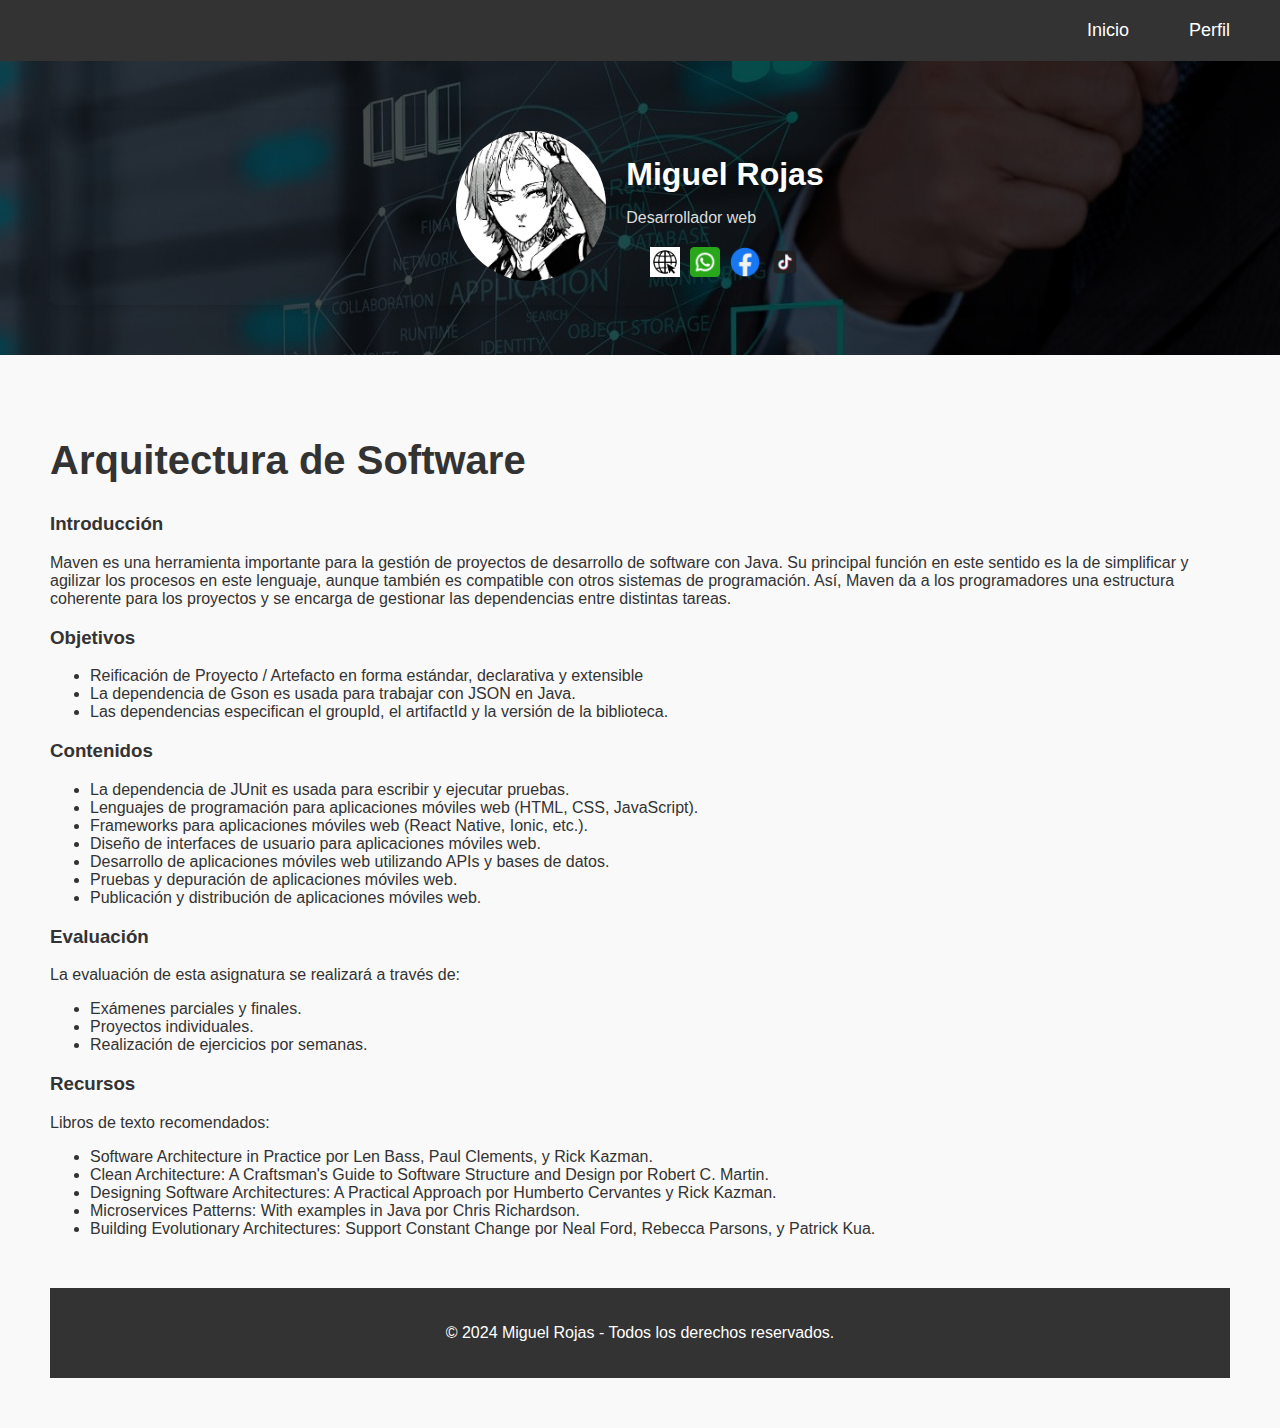
<file: index.html>
<!DOCTYPE html>
<html lang="es">
<head>
    <meta charset="UTF-8">
    <meta name="viewport" content="width=device-width, initial-scale=1.0">
    <title>Miguel Rojas</title>
    <link rel="stylesheet" href="style.css">
    <link rel="icon" href="Imagenes/Favicon.png" type="image/png">
</head>
<body>
    <header class="main-header">
        <nav>
            <ul class="nav-menu">
                <li><a href="Tareas.html">Inicio</a></li>
                <li><a href="index.html">Perfil</a></li>
            </ul>
        </nav>
    </header>
    <section class="profile-section">
        <div class="profile-card">
            <div class="profile-image">
                <img src="Imagenes/main.png" alt="Imagen de perfil">
            </div>
            <div class="profile-info">
                <h1>Miguel Rojas</h1>
                <p>Desarrollador web</p>
                <div class="social-icons">
                    <a href="Tareas.html" target="_blank"><img src="Imagenes/web.png" alt="Web"></a>
                    <a href="https://api.whatsapp.com/send?phone=51929376207" target="_blank"><img src="Imagenes/wsp.png" alt="WhatsApp"></a>
                    <a href="https://www.facebook.com/profile.php?id=100064840261745" target="_blank"><img src="Imagenes/facebook.png" alt="Facebook"></a>
                    <a href="https://www.tiktok.com/@z0_bell?is_from_webapp=1&sender_device=pc" target="_blank"><img src="Imagenes/tiktok.png" alt="TikTok"></a>
                </div>
            </div>
        </div>
    </section>

    
    <section class="projects-section">
        <h2>Arquitectura de Software</h2>

        <section class="introduction">
            <h3>Introducción</h3>
            <p>Maven es una herramienta importante para la gestión de proyectos de desarrollo de software con Java. Su principal función en este sentido es la de simplificar y agilizar los procesos en este lenguaje, aunque también es compatible con otros sistemas de programación. Así, Maven da a los programadores una estructura coherente para los proyectos y se encarga de gestionar las dependencias entre distintas tareas.</p>
        </section>

        <section class="objectives card">
            <h3>Objetivos</h3>
            <ul class="horizontal-list">
                <li>Reificación de Proyecto / Artefacto en forma estándar, declarativa y extensible</li>
                <li>La dependencia de Gson es usada para trabajar con JSON en Java.</li>
                <li>Las dependencias especifican el groupId, el artifactId y la versión de la biblioteca.</li>
            </ul>
        </section>

        <section class="contents card">
            <h3>Contenidos</h3>
            <ul class="horizontal-list">
                <li>La dependencia de JUnit es usada para escribir y ejecutar pruebas.</li>
                <li>Lenguajes de programación para aplicaciones móviles web (HTML, CSS, JavaScript).</li>
                <li>Frameworks para aplicaciones móviles web (React Native, Ionic, etc.).</li>
                <li>Diseño de interfaces de usuario para aplicaciones móviles web.</li>
                <li>Desarrollo de aplicaciones móviles web utilizando APIs y bases de datos.</li>
                <li>Pruebas y depuración de aplicaciones móviles web.</li>
                <li>Publicación y distribución de aplicaciones móviles web.</li>
            </ul>
        </section> 

        <section class="evaluation card">
            <h3>Evaluación</h3>
            <p>La evaluación de esta asignatura se realizará a través de:</p>
            <ul class="horizontal-list">
                <li>Exámenes parciales y finales.</li>
                <li>Proyectos individuales.</li>
                <li>Realización de ejercicios por semanas.</li>
            </ul>
        </section>

        <section class="resources card">
            <h3>Recursos</h3>
            <p>Libros de texto recomendados:</p>
            <ul class="horizontal-list">
                <li>Software Architecture in Practice por Len Bass, Paul Clements, y Rick Kazman.</li>
                <li>Clean Architecture: A Craftsman's Guide to Software Structure and Design por Robert C. Martin.</li>
                <li>Designing Software Architectures: A Practical Approach por Humberto Cervantes y Rick Kazman.</li>
                <li>Microservices Patterns: With examples in Java por Chris Richardson.</li>
                <li>Building Evolutionary Architectures: Support Constant Change por Neal Ford, Rebecca Parsons, y Patrick Kua.</li>
            </ul>
        </section>



    <footer class="main-footer">
        <p>&copy; 2024 Miguel Rojas - Todos los derechos reservados.</p>
    </footer>

    <script src="script.js"></script>
</body>
</html>
</file>
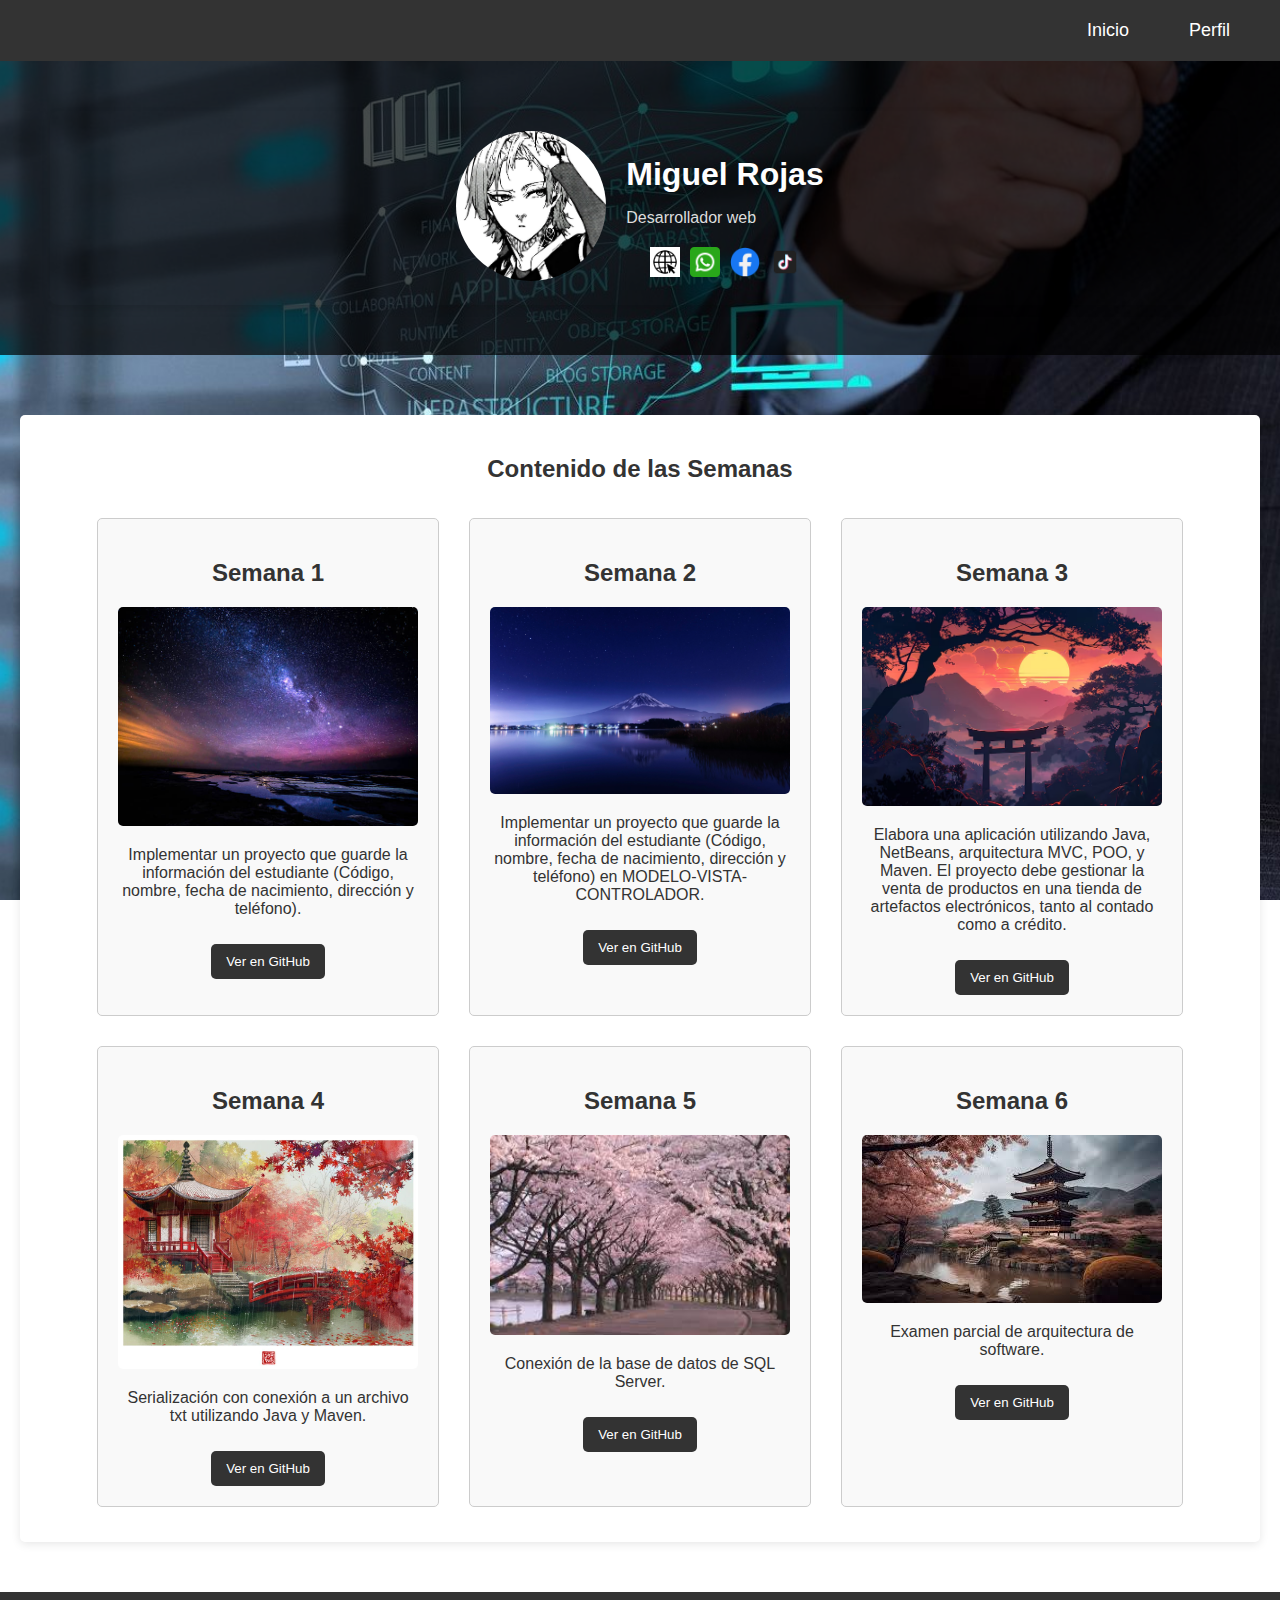
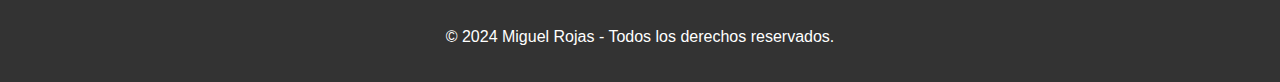
<file: Tareas.html>
<!DOCTYPE html>
<html lang="es">
<head>
    <meta charset="UTF-8">
    <meta name="viewport" content="width=device-width, initial-scale=1.0">
    <title>Tareas-Semanas</title>
    <link rel="stylesheet" href="style.css">
    <link rel="icon" href="Imagenes/Favicon.png" type="image/png">
</head>
<body>
    <header class="main-header">
        <nav>
            <ul class="nav-menu">
                <li><a href="Tareas.html">Inicio</a></li>
                <li><a href="index.html">Perfil</a></li>
            </ul>
        </nav>
    </header>

    <section class="profile-section">
        <div class="profile-card">
            <div class="profile-image">
                <img src="Imagenes/main.png" alt="Imagen de perfil">
            </div>
            <div class="profile-info">
                <h1>Miguel Rojas</h1>
                <p>Desarrollador web</p>
                <div class="social-icons">
                    <a href="Tareas.html" target="_blank"><img src="Imagenes/web.png" alt="Web"></a>
                    <a href="https://api.whatsapp.com/send?phone=51929376207" target="_blank"><img src="Imagenes/wsp.png" alt="WhatsApp"></a>
                    <a href="https://www.facebook.com/profile.php?id=100064840261745" target="_blank"><img src="Imagenes/facebook.png" alt="Facebook"></a>
                    <a href="https://www.tiktok.com/@z0_bell?is_from_webapp=1&sender_device=pc" target="_blank"><img src="Imagenes/tiktok.png" alt="TikTok"></a>
                </div>
            </div>
        </div>
    </section>

    <section class="content">
        
    </section>

    <section class="week-section"> <!-- Nueva sección para las semanas -->
        <h2><center>Contenido de las Semanas</center></h2>
        <div class="week-box-container"> <!-- Contenedor para los cuadros -->
            <div class="week-box">
                <h2>Semana 1</h2>
                <img src="Imagenes/Noche1.png" alt="Contenido Semana 1">
                <p>Implementar un proyecto que guarde la información del estudiante (Código, nombre, fecha de nacimiento, dirección y teléfono).</p>
                <button data-link="https://github.com/zMiguelRojas/Miguel_Semana01.git" onclick="window.open(this.getAttribute('data-link'), '_blank')">Ver en GitHub</button>
            </div>
            <div class="week-box">
                <h2>Semana 2</h2>
                <img src="Imagenes/Noche2.png" alt="Contenido Semana 2">
                <p>Implementar un proyecto que guarde la información del estudiante (Código, nombre, fecha de nacimiento, dirección y teléfono) en MODELO-VISTA-CONTROLADOR.</p>
                <button data-link="https://github.com/zMiguelRojas/Miguel_Semana02.git" onclick="window.open(this.getAttribute('data-link'), '_blank')">Ver en GitHub</button>
            </div>
            <div class="week-box">
                <h2>Semana 3</h2>
                <img src="Imagenes/Noche3.png" alt="Contenido Semana 3">
                <p>Elabora una aplicación utilizando Java, NetBeans, arquitectura MVC, POO, y Maven. El proyecto debe gestionar la venta de productos en una tienda de artefactos electrónicos, tanto al contado como a crédito.</p>
                <button data-link="https://github.com/zMiguelRojas/Miguel_Semana03.git" onclick="window.open(this.getAttribute('data-link'), '_blank')">Ver en GitHub</button>
            </div>
            <div class="week-box">
                <h2>Semana 4</h2>
                <img src="Imagenes/Noche4.png" alt="Contenido Semana 4">
                <p>Serialización con conexión a un archivo txt utilizando Java y Maven.</p>
                <button data-link="https://github.com/zMiguelRojas/Miguel_Semana04.git" onclick="window.open(this.getAttribute('data-link'), '_blank')">Ver en GitHub</button>
            </div>
            <div class="week-box">
                <h2>Semana 5</h2>
                <img src="Imagenes/Noche5.png" alt="Contenido Semana 5">
                <p>Conexión de la base de datos de SQL Server.</p>
                <button data-link="https://github.com/zMiguelRojas/Miguel_Semana05.git" onclick="window.open(this.getAttribute('data-link'), '_blank')">Ver en GitHub</button>
            </div>
            <div class="week-box">
                <h2>Semana 6</h2>
                <img src="Imagenes/Noche6.png" alt="Contenido Semana 6">
                <p>Examen parcial de arquitectura de software.</p>
                <button data-link="https://github.com/zMiguelRojas/ExamenParcialFireBase.git" onclick="window.open(this.getAttribute('data-link'), '_blank')">Ver en GitHub</button>
            </div>
        </div> <!-- Fin del contenedor de cuadros -->
    </section>

    <footer class="main-footer">
        <p>&copy; 2024 Miguel Rojas - Todos los derechos reservados.</p>
    </footer>

    <script src="script.js"></script>
</body>
</html>
</file>
<file: style.css>
/* Estilos generales */
body {
    font-family: 'Arial', sans-serif;
    background-image: url('Imagenes/logo.png'); /* Imagen de fondo */
    background-size: cover;
    background-position: center;
    background-attachment: fixed;
    margin: 0;
    padding: 0;
    color: #333;
}

/* Header */
.main-header {
    background-color: #333;
    padding: 20px;
    text-align: center;
}

.main-header nav ul {
    list-style-type: none;
    padding: 0;
}

.main-header nav ul li {
    display: inline;
    margin: 0 15px;
}

.main-header nav ul li a {
    color: white;
    text-decoration: none;
    font-size: 18px;
}

/* Sección del perfil */
.profile-section {
    background-color: rgba(0, 0, 0, 0.7); /* Fondo oscuro con transparencia */
    padding: 50px;
    color: white;
    text-align: left; /* Cambiado a izquierda */
}

.profile-card {
    display: flex;
    justify-content: center;
    align-items: center;
    gap: 20px;
    padding: 20px;
    box-shadow: 0 4px 8px rgba(0, 0, 0, 0.1);
    border-radius: 8px;
}

.profile-image img {
    border-radius: 50%;
    width: 150px;
    height: auto;
}

.profile-info h1 {
    font-size: 2em;
    margin-bottom: 10px;
}

.profile-info p {
    color: #ddd;
    margin-bottom: 20px;
}

.social-icons {
    display: flex;
    justify-content: center;
    gap: 10px;
}

.social-icons a img {
    width: 30px;
    height: 30px;
}

/* Sección de búsqueda */
.search-section {
    margin: 30px 0;
    text-align: center;
}

.search-bar {
    display: inline-flex;
    align-items: center;
    border: 1px solid #ccc;
    border-radius: 5px;
    overflow: hidden;
}

.search-bar input {
    padding: 10px;
    border: none;
    outline: none;
    width: 200px;
}

.search-bar button {
    padding: 10px;
    background-color: #333;
    color: white;
    border: none;
    cursor: pointer;
}

.search-bar button:hover {
    background-color: #444;
}

/* Sección de proyectos */
.projects-section {
    padding: 50px;
    background-color: #f9f9f9;
    text-align: left; /* Cambiado a izquierda */
}

.projects-section h2 {
    font-size: 2.5em;
    margin-bottom: 30px;
}

.accordion-button {
    background-color: #333;
    color: white;
    border: none;
    padding: 15px;
    text-align: left;
    width: 100%;
    cursor: pointer;
    font-size: 1.1em;
    margin-bottom: 10px;
    border-radius: 5px;
    transition: background-color 0.3s;
}

.accordion-button:hover {
    background-color: #444;
}

.accordion-content {
    display: none;
    padding: 15px;
    background-color: #eee;
    margin-bottom: 10px;
    border-radius: 5px;
}

/* Footer */
.main-footer {
    background-color: #333;
    color: white;
    padding: 20px;
    text-align: center;
    margin-top: 50px;
}

/* Estilos para las imágenes de los proyectos */
.project-image {
    width: 100%; /* Ajusta el ancho según lo necesites */
    max-width: 300px; /* Ancho máximo */
    border-radius: 8px; /* Bordes redondeados */
    margin: 10px 0; /* Espaciado */
}

/* Estilo para el botón Continuar */
.continue-button {
    display: inline-block;
    padding: 10px 15px;
    background-color: #333;
    color: white;
    text-decoration: none;
    border-radius: 5px;
    transition: background-color 0.3s;
}

.continue-button:hover {
    background-color: #444; /* Color al pasar el cursor */
}

/* Menú de navegación */
.nav-menu {
    list-style-type: none;
    padding: 0;
    margin: 0;
    display: flex; /* Usar flexbox para un menú horizontal */
    justify-content: flex-end; /* Alinear el menú a la derecha */
}

.nav-menu li {
    position: relative;
}

.nav-menu li a {
    color: white;
    text-decoration: none;
    padding: 10px 15px;
    font-size: 16px; /* Tamaño de fuente por defecto */
}

.nav-menu li a:hover {
    background-color: #555; /* Color de fondo al pasar el ratón */
}

.submenu {
    display: none; /* Ocultar el submenú por defecto */
    background-color: #444;
    list-style-type: none;
    padding: 0;
    margin: 0;
    position: absolute; /* Hacer que el submenu aparezca sobre otros elementos */
    top: 100%; /* Colocarlo debajo del elemento padre */
}

.nav-menu li:hover .submenu {
    display: block; /* Mostrar el submenu al pasar el ratón */
}

.submenu li {
    width: 150px; /* Ancho de los elementos del submenu */
}

.submenu li a {
    padding: 10px;
    color: white;
    font-size: 14px; /* Tamaño de fuente más pequeño para el submenú */
}

.submenu li a:hover {
    background-color: #666; /* Color de fondo al pasar el ratón en el submenu */
}

.content {
    display: flex;
    flex-direction: column;
    align-items: center;
    padding: 20px;
}

.week-section {
    background-color: #fff; /* Fondo blanco para la sección de semanas */
    padding: 20px; /* Espaciado interior */
    margin: 20px; /* Espaciado exterior */
    border-radius: 5px; /* Bordes redondeados */
    box-shadow: 0 2px 10px rgba(0, 0, 0, 0.1); /* Sombra suave */
}

.week-box-container {
    display: flex; /* Usar flexbox para alinear los cuadros horizontalmente */
    justify-content: center; /* Centrar los cuadros */
    flex-wrap: wrap; /* Permitir que los cuadros se ajusten a una nueva línea */
}

.week-box {
    background-color: #f9f9f9;
    border: 1px solid #ccc;
    border-radius: 5px;
    padding: 20px;
    margin: 15px; /* Margen alrededor de cada cuadro */
    width: 300px; /* Ancho de los cuadros */
    max-width: 100%; /* Evitar que se salga del contenedor en pantallas pequeñas */
    text-align: center; /* Centrar el texto y los elementos dentro del cuadro */
}

.week-box img {
    width: 100%; /* Hacer que la imagen ocupe todo el ancho del cuadro */
    height: auto; /* Mantener la proporción de la imagen */
    border-radius: 5px;
}

.week-box button {
    margin-top: 10px; /* Espaciado encima del botón */
    padding: 10px 15px;
    background-color: #333;
    color: white;
    border: none;
    border-radius: 5px;
    cursor: pointer; /* Cambiar el cursor al pasar sobre el botón */
}

.week-box button:hover {
    background-color: #555; /* Cambiar color al pasar el ratón */
}

/* Estilos responsivos */
@media (max-width: 768px) {
    .nav-menu {
        flex-direction: column; /* Cambiar a columna en móviles */
        align-items: center;
    }

    .nav-menu li a {
        font-size: 14px; /* Tamaño de fuente más pequeño en móviles */
    }

    .week-box {
        width: 100%; /* Cada cuadro ocupa el 100% del ancho en móviles */
        margin: 10px 0; /* Margen vertical en lugar de horizontal */
    }
}
</file>
